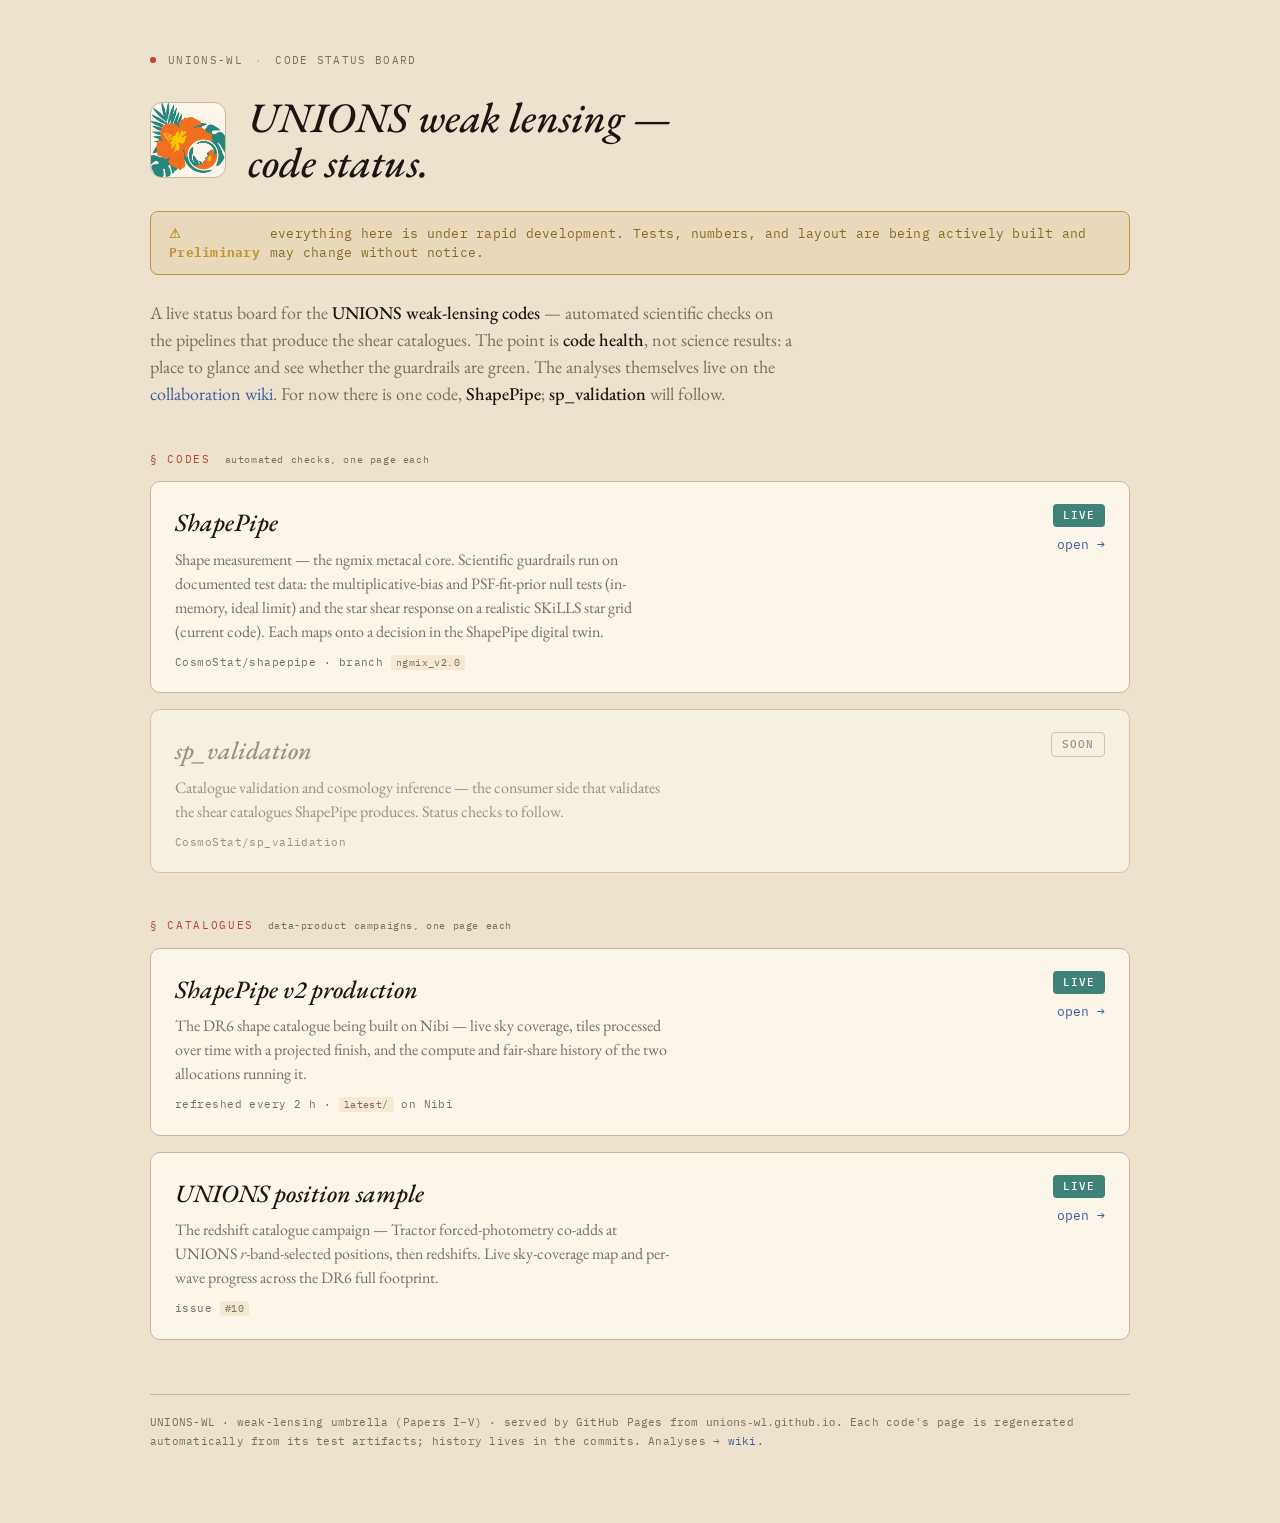
<file: index.html>
<!doctype html>
<html lang="en">
<head>
<meta charset="utf-8">
<meta name="viewport" content="width=device-width, initial-scale=1">
<title>UNIONS Weak Lensing — code status</title>
<link rel="preconnect" href="https://fonts.googleapis.com">
<link rel="preconnect" href="https://fonts.gstatic.com" crossorigin>
<link href="https://fonts.googleapis.com/css2?family=EB+Garamond:ital,wght@0,400;0,500;0,600;1,400;1,500&family=IBM+Plex+Mono:wght@400;500&display=swap" rel="stylesheet">
<style>
  :root{
    --parchment:#EDE2CE; --rag:#FBF6E9; --ink:#1B1611; --ink-muted:#7A6F5C;
    --cinnabar:#BC4538; --teal:#3F8278; --cobalt:#3D5BA0; --ochre:#C49333;
    --rule:#C5B89E; --tooth:rgba(197,184,158,0.45);
    --serif:'EB Garamond',Georgia,serif;
    --mono:'IBM Plex Mono','JetBrains Mono',ui-monospace,monospace;
  }
  html,body{ margin:0; padding:0; }
  body{ background:var(--parchment); color:var(--ink); font-family:var(--serif);
    font-size:18px; line-height:1.5; -webkit-font-smoothing:antialiased; }
  .page{ max-width:980px; margin:0 auto; padding:52px 32px 72px; }
  a{ color:var(--cobalt); text-decoration:none; }
  a:hover{ text-decoration:underline; }

  .stamp{ font-family:var(--mono); font-size:11px; letter-spacing:.12em;
    text-transform:uppercase; color:var(--ink-muted); margin-bottom:26px;
    display:flex; gap:12px; align-items:center; flex-wrap:wrap; }
  .stamp .dot{ width:6px; height:6px; border-radius:50%; background:var(--cinnabar); }
  .stamp .sep{ color:var(--rule); }

  .masthead{ display:flex; gap:22px; align-items:center; }
  .masthead img{ width:74px; height:74px; border-radius:12px;
    border:1px solid var(--rule); background:var(--rag); }
  h1{ font-family:var(--serif); font-style:italic; font-weight:500;
    font-size:42px; line-height:1.08; margin:0; }

  .disclaimer{ margin:26px 0 0; padding:12px 18px; border-radius:8px;
    background:rgba(196,147,51,0.12); border:1px solid var(--ochre);
    color:#8a6a1f; font-family:var(--mono); font-size:12.5px; letter-spacing:.02em;
    display:flex; gap:10px; align-items:baseline; }
  .disclaimer b{ color:var(--ochre); }

  .lede{ color:var(--ink-muted); font-size:18px; margin:24px 0 0; max-width:72ch; }
  .lede b{ color:var(--ink); font-weight:500; }

  section{ margin-top:44px; }
  .section-mark{ font-family:var(--mono); font-size:11px; letter-spacing:.15em;
    text-transform:uppercase; color:var(--cinnabar); margin-bottom:14px;
    display:flex; gap:14px; align-items:baseline; }
  .section-mark .note{ color:var(--ink-muted); font-size:10px; letter-spacing:.06em;
    text-transform:none; }

  .row{ display:grid; grid-template-columns:1fr; gap:16px; }
  .entry{ background:var(--rag); border:1px solid var(--rule); border-radius:10px;
    padding:22px 24px; display:flex; gap:22px; align-items:flex-start;
    transition:border-color .15s; }
  a.entry:hover{ border-color:var(--cobalt); text-decoration:none; }
  .entry .body{ flex:1; }
  .entry h2{ font-family:var(--serif); font-style:italic; font-weight:500;
    font-size:25px; margin:0 0 6px; color:var(--ink); }
  .entry p{ margin:0; color:var(--ink-muted); font-size:16px; max-width:62ch; }
  .entry .meta{ font-family:var(--mono); font-size:11px; color:var(--ink-muted);
    letter-spacing:.04em; margin-top:10px; }
  .entry .meta code{ font-family:var(--mono); font-size:.92em;
    background:rgba(196,147,51,0.13); padding:1px 5px; border-radius:2px; }

  .status{ display:flex; flex-direction:column; align-items:flex-end; gap:8px;
    min-width:110px; }
  .badge{ color:#fff; font-family:var(--mono); font-weight:500; font-size:11px;
    line-height:1; padding:6px 10px; border-radius:4px; letter-spacing:.08em; }
  .b-live{ background:var(--teal); } .b-soon{ background:transparent;
    color:var(--ink-muted); border:1px solid var(--rule); }
  .arrow{ font-family:var(--mono); font-size:13px; color:var(--cobalt); }
  .entry.soon{ opacity:.7; } .entry.soon h2{ color:var(--ink-muted); }

  footer{ margin-top:54px; border-top:1px solid var(--rule); padding-top:18px;
    color:var(--ink-muted); font-family:var(--mono); font-size:11px;
    line-height:1.7; letter-spacing:.02em; }
  footer a{ color:var(--cobalt); }
</style>
</head>
<body>
<main class="page">

  <div class="stamp">
    <span class="dot"></span><span>UNIONS-WL</span>
    <span class="sep">·</span><span>code status board</span>
  </div>

  <div class="masthead">
    <img src="logo.png" alt="UNIONS-WL logo">
    <h1>UNIONS weak lensing &mdash;<br>code status.</h1>
  </div>

  <div class="disclaimer">
    <b>&#9888; Preliminary</b>
    <span>everything here is under rapid development. Tests, numbers, and layout are
    being actively built and may change without notice.</span>
  </div>

  <p class="lede">A live status board for the <b>UNIONS weak-lensing codes</b> &mdash;
  automated scientific checks on the pipelines that produce the shear catalogues.
  The point is <b>code health</b>, not science results: a place to glance and see
  whether the guardrails are green. The analyses themselves live on the
  <a href="https://unions.skysurvey.cc" target="_blank" rel="noopener">collaboration wiki</a>.
  For now there is one code, <b>ShapePipe</b>; <b>sp_validation</b> will follow.</p>

  <section>
    <div class="section-mark">
      <span>&sect; Codes</span>
      <span class="note">automated checks, one page each</span>
    </div>
    <div class="row">
      <a class="entry" href="shapepipe/status.html">
        <div class="body">
          <h2>ShapePipe</h2>
          <p>Shape measurement &mdash; the ngmix metacal core. Scientific guardrails
          run on documented test data: the multiplicative-bias and PSF-fit-prior
          null tests (in-memory, ideal limit) and the star shear response on a
          realistic SKiLLS star grid (current code). Each maps onto a decision in
          the ShapePipe digital twin.</p>
          <div class="meta">CosmoStat/shapepipe &middot; branch <code>ngmix_v2.0</code></div>
        </div>
        <div class="status">
          <span class="badge b-live">LIVE</span>
          <span class="arrow">open &rarr;</span>
        </div>
      </a>
      <div class="entry soon">
        <div class="body">
          <h2>sp_validation</h2>
          <p>Catalogue validation and cosmology inference &mdash; the consumer side
          that validates the shear catalogues ShapePipe produces. Status checks to
          follow.</p>
          <div class="meta">CosmoStat/sp_validation</div>
        </div>
        <div class="status"><span class="badge b-soon">SOON</span></div>
      </div>
    </div>
  </section>

  <section>
    <div class="section-mark">
      <span>&sect; Catalogues</span>
      <span class="note">data-product campaigns, one page each</span>
    </div>
    <div class="row">
      <a class="entry" href="production/status.html">
        <div class="body">
          <h2>ShapePipe v2 production</h2>
          <p>The DR6 shape catalogue being built on Nibi &mdash; live sky coverage,
          tiles processed over time with a projected finish, and the compute and
          fair-share history of the two allocations running it.</p>
          <div class="meta">refreshed every 2 h &middot; <code>latest/</code> on Nibi</div>
        </div>
        <div class="status">
          <span class="badge b-live">LIVE</span>
          <span class="arrow">open &rarr;</span>
        </div>
      </a>
      <a class="entry" href="catalogue/status.html">
        <div class="body">
          <h2>UNIONS position sample</h2>
          <p>The redshift catalogue campaign &mdash; Tractor forced-photometry
          co-adds at UNIONS <i>r</i>-band-selected positions, then redshifts.
          Live sky-coverage map and per-wave progress across the DR6 full
          footprint.</p>
          <div class="meta">issue <code>#10</code></div>
        </div>
        <div class="status">
          <span class="badge b-live">LIVE</span>
          <span class="arrow">open &rarr;</span>
        </div>
      </a>
    </div>
  </section>

  <footer>
    UNIONS-WL &middot; weak-lensing umbrella (Papers I&ndash;V) &middot; served by
    GitHub Pages from <code>unions-wl.github.io</code>. Each code's page is
    regenerated automatically from its test artifacts; history lives in the commits.
    Analyses &rarr; <a href="https://unions.skysurvey.cc" target="_blank" rel="noopener">wiki</a>.
  </footer>

</main>
</body>
</html>
</file>
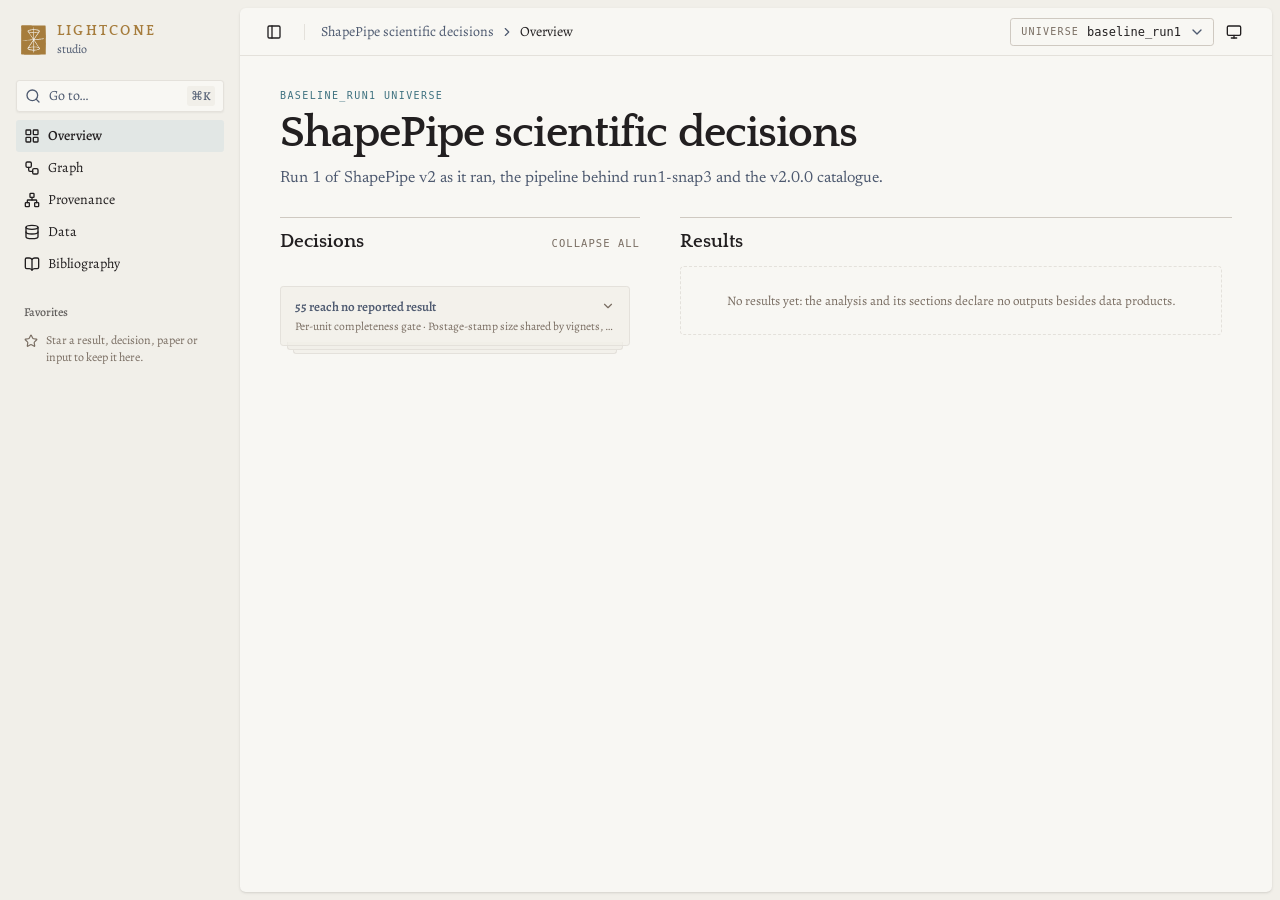
<file: shapepipe/studio/index.html>
<!doctype html>
<html lang="en" class="lightcone-brand" data-lightcone-color-scheme="light" data-astra-color-scheme="light">
  <head>
    <meta name="robots" content="noindex, nofollow">
    <meta charset="UTF-8" />
    <meta name="viewport" content="width=device-width, initial-scale=1.0" />
    <title>Lightcone studio</title>
    <link rel="icon" type="image/svg+xml" href="./assets/lightcone-mark-cOkXkQRK.svg" />
    <script>
      // Set the scheme before first paint, so a dark page never flashes light.
      (function () {
        var pref = null;
        try { pref = localStorage.getItem("astra-studio:scheme"); } catch (e) {}
        var dark = pref ? pref === "dark" : matchMedia("(prefers-color-scheme: dark)").matches;
        var s = dark ? "dark" : "light", r = document.documentElement;
        r.dataset.lightconeColorScheme = s;
        r.dataset.astraColorScheme = s;
        if (dark) r.classList.add("dark");
      })();
    </script>
    <script type="module" crossorigin src="./assets/index-baWPgTlR.js"></script>
    <link rel="stylesheet" crossorigin href="./assets/index-DimcTWDo.css">
  </head>
  <body>
    <div id="root"></div>
  </body>
</html>
</file>
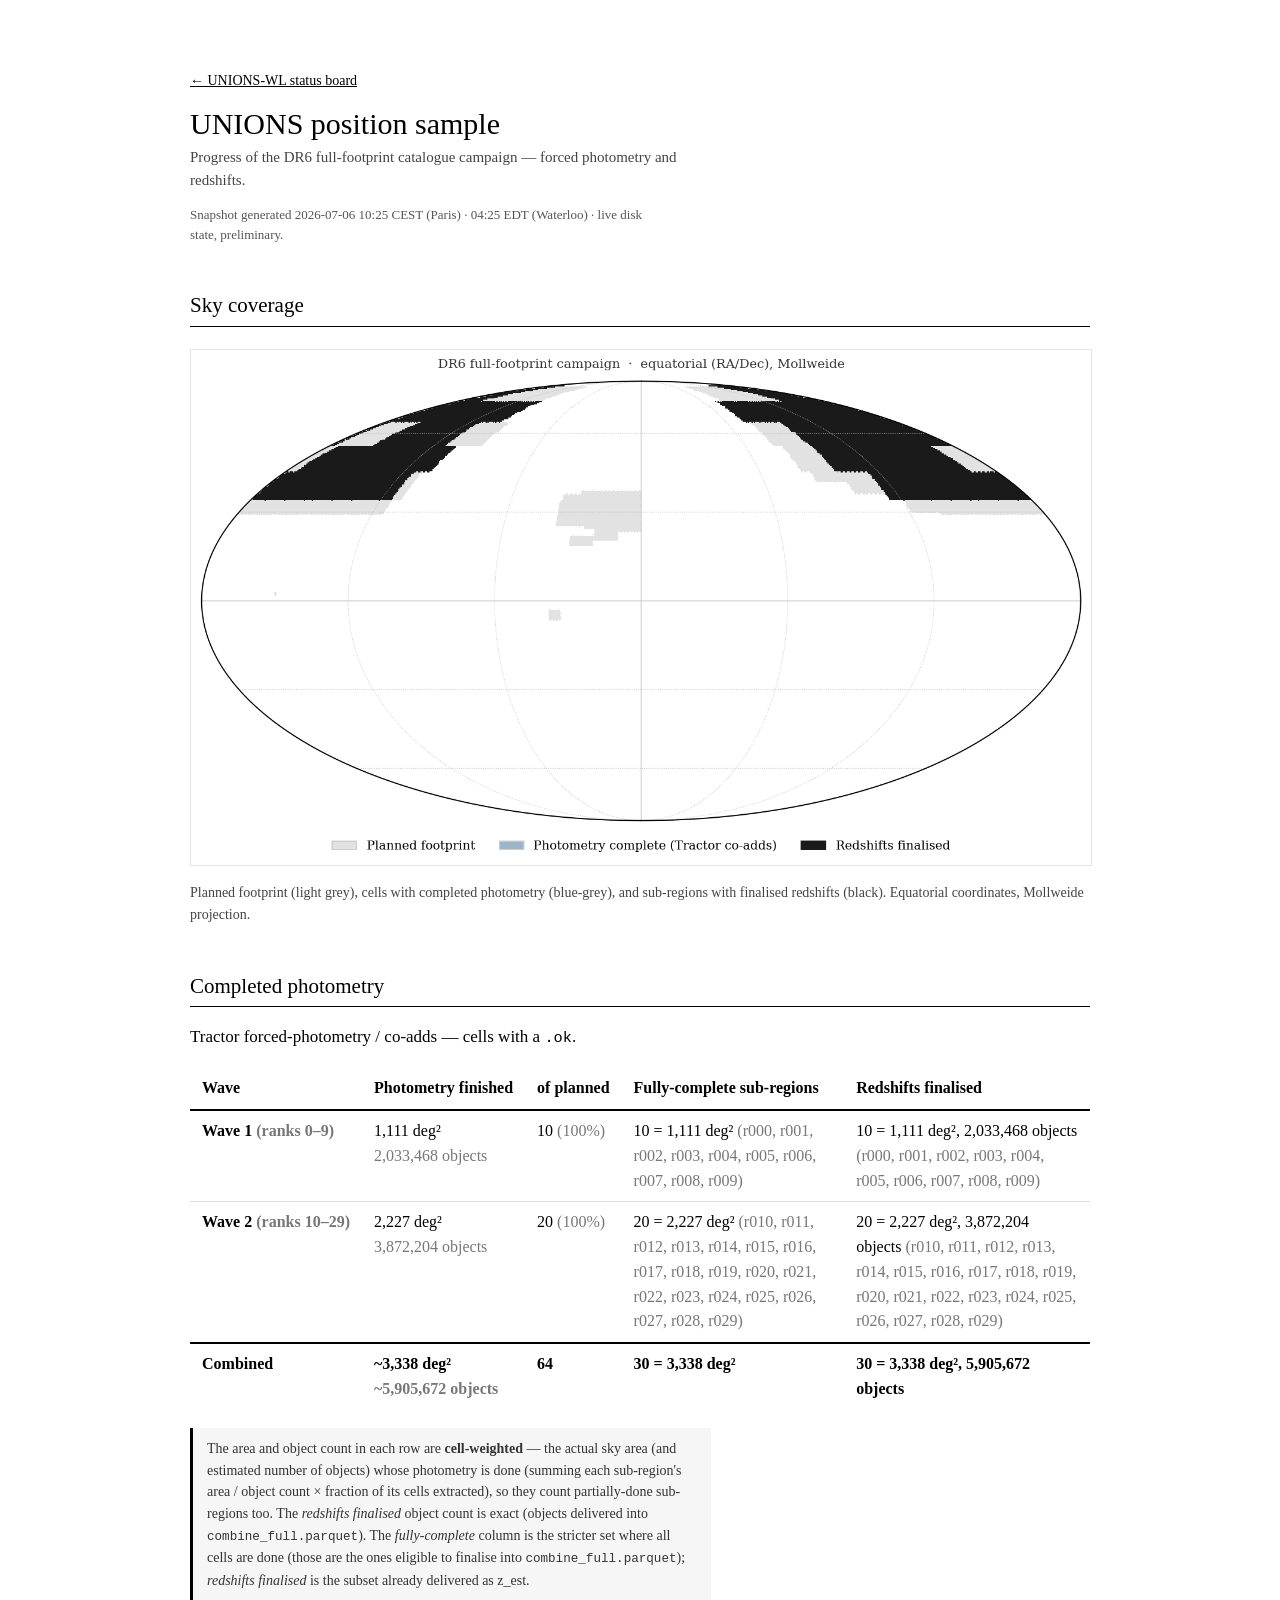
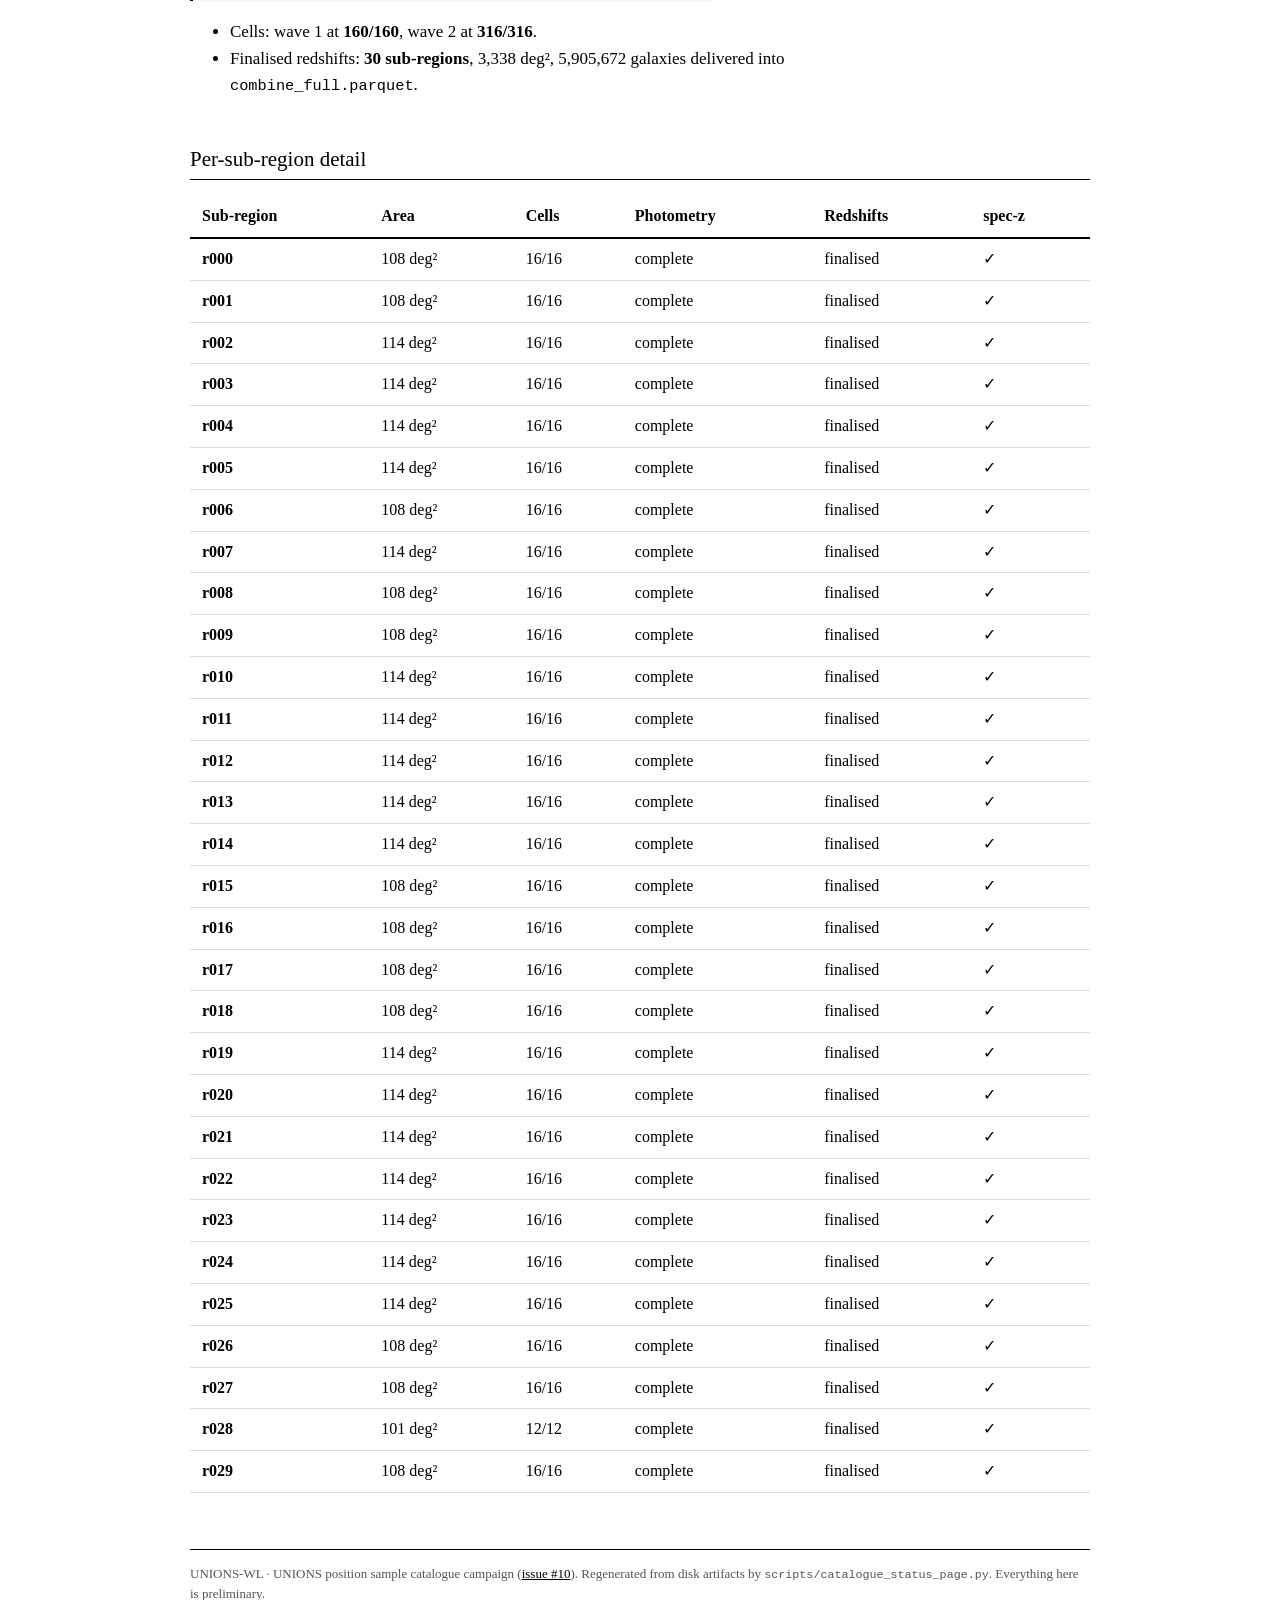
<file: catalogue/status.html>
<!doctype html>
<html lang="en">
<head>
<meta charset="utf-8">
<meta name="viewport" content="width=device-width, initial-scale=1">
<title>UNIONS position sample &mdash; catalogue progress</title>
<style>
  html,body{ margin:0; padding:0; background:#ffffff; color:#000000; }
  body{ font-family:Georgia,'Times New Roman',serif; font-size:17px;
    line-height:1.55; -webkit-font-smoothing:antialiased; }
  .page{ max-width:900px; margin:0 auto; padding:56px 28px 80px; }
  a{ color:#000; text-decoration:underline; }
  h1{ font-size:30px; font-weight:normal; margin:0 0 4px; line-height:1.2; }
  h2{ font-size:21px; font-weight:normal; margin:44px 0 12px;
    border-bottom:1px solid #000; padding-bottom:4px; }
  .sub{ color:#444; font-size:15px; margin:0 0 8px; }
  .stamp{ font-size:13px; color:#555; margin-bottom:28px; }
  .note{ font-size:14px; color:#333; background:#f6f6f6;
    border-left:3px solid #000; padding:10px 14px; margin:18px 0; }
  p{ max-width:70ch; }
  table{ border-collapse:collapse; width:100%; margin:16px 0; font-size:16px; }
  th,td{ text-align:left; padding:8px 12px; border-bottom:1px solid #ddd;
    vertical-align:top; }
  thead th{ border-bottom:2px solid #000; font-weight:bold; }
  tfoot td{ border-top:2px solid #000; border-bottom:none; font-weight:bold; }
  td.num, th.num{ white-space:nowrap; }
  td.lab{ font-weight:bold; white-space:nowrap; }
  .dim{ color:#777; }
  figure{ margin:22px 0; }
  figure img{ width:100%; height:auto; border:1px solid #e5e5e5; }
  figcaption{ font-size:14px; color:#444; margin-top:8px; }
  ul{ max-width:70ch; }
  code{ font-family:'Courier New',monospace; font-size:.9em; }
  footer{ margin-top:56px; border-top:1px solid #000; padding-top:14px;
    font-size:13px; color:#555; }
  .back{ font-size:14px; }
</style>
</head>
<body>
<main class="page">

  <p class="back"><a href="../index.html">&larr; UNIONS-WL status board</a></p>

  <h1>UNIONS position sample</h1>
  <p class="sub">Progress of the DR6 full-footprint catalogue campaign &mdash;
  forced photometry and redshifts.</p>
  <p class="stamp">Snapshot generated 2026-07-06 10:25 CEST (Paris) &middot; 04:25 EDT (Waterloo) &middot; live disk state, preliminary.</p>

  <h2>Sky coverage</h2>
  <figure>
    <img src="footprint.png?v=d50598a5" alt="Mollweide sky map of the DR6 campaign footprint">
    <figcaption>Planned footprint (light grey), cells with completed photometry
    (blue-grey), and sub-regions with finalised redshifts (black). Equatorial
    coordinates, Mollweide projection.</figcaption>
  </figure>

  <h2>Completed photometry</h2>
  <p>Tractor forced-photometry / co-adds &mdash; cells with a <code>.ok</code>.</p>
  <table>
    <thead>
      <tr><th>Wave</th><th class="num">Photometry finished</th>
      <th class="num">of planned</th><th>Fully-complete sub-regions</th>
      <th>Redshifts finalised</th></tr>
    </thead>
    <tbody>
      <tr>
        <td class="lab">Wave&nbsp;1 <span class='dim'>(ranks 0&ndash;9)</span></td>
        <td class="num">1,111 deg&sup2;<br>
          <span class="dim">2,033,468 objects</span></td>
        <td class="num">10 <span class="dim">(100%)</span></td>
        <td>10 = 1,111 deg&sup2; <span class="dim">(r000, r001, r002, r003, r004, r005, r006, r007, r008, r009)</span></td>
        <td>10 = 1,111 deg&sup2;, 2,033,468 objects <span class="dim">(r000, r001, r002, r003, r004, r005, r006, r007, r008, r009)</span></td>
      </tr>
      <tr>
        <td class="lab">Wave&nbsp;2 <span class='dim'>(ranks 10&ndash;29)</span></td>
        <td class="num">2,227 deg&sup2;<br>
          <span class="dim">3,872,204 objects</span></td>
        <td class="num">20 <span class="dim">(100%)</span></td>
        <td>20 = 2,227 deg&sup2; <span class="dim">(r010, r011, r012, r013, r014, r015, r016, r017, r018, r019, r020, r021, r022, r023, r024, r025, r026, r027, r028, r029)</span></td>
        <td>20 = 2,227 deg&sup2;, 3,872,204 objects <span class="dim">(r010, r011, r012, r013, r014, r015, r016, r017, r018, r019, r020, r021, r022, r023, r024, r025, r026, r027, r028, r029)</span></td>
      </tr>
    </tbody>
    <tfoot>
      <tr><td class="lab">Combined</td>
        <td class="num">~3,338 deg&sup2;<br>
          <span class="dim">~5,905,672 objects</span></td>
        <td class="num">64</td>
        <td>30 = 3,338 deg&sup2;</td>
        <td>30 = 3,338 deg&sup2;, 5,905,672 objects</td></tr>
    </tfoot>
  </table>
  <p class="note">The area and object count in each row are <b>cell-weighted</b>
  &mdash; the actual sky area (and estimated number of objects) whose photometry
  is done (summing each sub-region's area / object count &times; fraction of its
  cells extracted), so they count partially-done sub-regions too. The
  <i>redshifts finalised</i> object count is exact (objects delivered into
  <code>combine_full.parquet</code>). The <i>fully-complete</i> column is the
  stricter set where all cells are done
  (those are the ones eligible to finalise into <code>combine_full.parquet</code>);
  <i>redshifts finalised</i> is the subset already delivered as z_est.</p>
  <ul>
    <li>Cells: wave&nbsp;1 at <b>160/160</b>,
    wave&nbsp;2 at <b>316/316</b>.</li>
    <li>Finalised redshifts: <b>30 sub-regions</b>,
    3,338&nbsp;deg&sup2;, 5,905,672 galaxies delivered into
    <code>combine_full.parquet</code>.</li>
  </ul>

  <h2>Per-sub-region detail</h2>
  <table>
    <thead>
      <tr><th>Sub-region</th><th class="num">Area</th><th class="num">Cells</th>
      <th class="num">Photometry</th><th class="num">Redshifts</th><th class="num">spec-z</th></tr>
    </thead>
    <tbody>
      <tr><td class="lab">r000</td><td class="num">108 deg&sup2;</td><td class="num">16/16</td><td class="num">complete</td><td class="num">finalised</td><td class="num">&#10003;</td></tr>
      <tr><td class="lab">r001</td><td class="num">108 deg&sup2;</td><td class="num">16/16</td><td class="num">complete</td><td class="num">finalised</td><td class="num">&#10003;</td></tr>
      <tr><td class="lab">r002</td><td class="num">114 deg&sup2;</td><td class="num">16/16</td><td class="num">complete</td><td class="num">finalised</td><td class="num">&#10003;</td></tr>
      <tr><td class="lab">r003</td><td class="num">114 deg&sup2;</td><td class="num">16/16</td><td class="num">complete</td><td class="num">finalised</td><td class="num">&#10003;</td></tr>
      <tr><td class="lab">r004</td><td class="num">114 deg&sup2;</td><td class="num">16/16</td><td class="num">complete</td><td class="num">finalised</td><td class="num">&#10003;</td></tr>
      <tr><td class="lab">r005</td><td class="num">114 deg&sup2;</td><td class="num">16/16</td><td class="num">complete</td><td class="num">finalised</td><td class="num">&#10003;</td></tr>
      <tr><td class="lab">r006</td><td class="num">108 deg&sup2;</td><td class="num">16/16</td><td class="num">complete</td><td class="num">finalised</td><td class="num">&#10003;</td></tr>
      <tr><td class="lab">r007</td><td class="num">114 deg&sup2;</td><td class="num">16/16</td><td class="num">complete</td><td class="num">finalised</td><td class="num">&#10003;</td></tr>
      <tr><td class="lab">r008</td><td class="num">108 deg&sup2;</td><td class="num">16/16</td><td class="num">complete</td><td class="num">finalised</td><td class="num">&#10003;</td></tr>
      <tr><td class="lab">r009</td><td class="num">108 deg&sup2;</td><td class="num">16/16</td><td class="num">complete</td><td class="num">finalised</td><td class="num">&#10003;</td></tr>
      <tr><td class="lab">r010</td><td class="num">114 deg&sup2;</td><td class="num">16/16</td><td class="num">complete</td><td class="num">finalised</td><td class="num">&#10003;</td></tr>
      <tr><td class="lab">r011</td><td class="num">114 deg&sup2;</td><td class="num">16/16</td><td class="num">complete</td><td class="num">finalised</td><td class="num">&#10003;</td></tr>
      <tr><td class="lab">r012</td><td class="num">114 deg&sup2;</td><td class="num">16/16</td><td class="num">complete</td><td class="num">finalised</td><td class="num">&#10003;</td></tr>
      <tr><td class="lab">r013</td><td class="num">114 deg&sup2;</td><td class="num">16/16</td><td class="num">complete</td><td class="num">finalised</td><td class="num">&#10003;</td></tr>
      <tr><td class="lab">r014</td><td class="num">114 deg&sup2;</td><td class="num">16/16</td><td class="num">complete</td><td class="num">finalised</td><td class="num">&#10003;</td></tr>
      <tr><td class="lab">r015</td><td class="num">108 deg&sup2;</td><td class="num">16/16</td><td class="num">complete</td><td class="num">finalised</td><td class="num">&#10003;</td></tr>
      <tr><td class="lab">r016</td><td class="num">108 deg&sup2;</td><td class="num">16/16</td><td class="num">complete</td><td class="num">finalised</td><td class="num">&#10003;</td></tr>
      <tr><td class="lab">r017</td><td class="num">108 deg&sup2;</td><td class="num">16/16</td><td class="num">complete</td><td class="num">finalised</td><td class="num">&#10003;</td></tr>
      <tr><td class="lab">r018</td><td class="num">108 deg&sup2;</td><td class="num">16/16</td><td class="num">complete</td><td class="num">finalised</td><td class="num">&#10003;</td></tr>
      <tr><td class="lab">r019</td><td class="num">114 deg&sup2;</td><td class="num">16/16</td><td class="num">complete</td><td class="num">finalised</td><td class="num">&#10003;</td></tr>
      <tr><td class="lab">r020</td><td class="num">114 deg&sup2;</td><td class="num">16/16</td><td class="num">complete</td><td class="num">finalised</td><td class="num">&#10003;</td></tr>
      <tr><td class="lab">r021</td><td class="num">114 deg&sup2;</td><td class="num">16/16</td><td class="num">complete</td><td class="num">finalised</td><td class="num">&#10003;</td></tr>
      <tr><td class="lab">r022</td><td class="num">114 deg&sup2;</td><td class="num">16/16</td><td class="num">complete</td><td class="num">finalised</td><td class="num">&#10003;</td></tr>
      <tr><td class="lab">r023</td><td class="num">114 deg&sup2;</td><td class="num">16/16</td><td class="num">complete</td><td class="num">finalised</td><td class="num">&#10003;</td></tr>
      <tr><td class="lab">r024</td><td class="num">114 deg&sup2;</td><td class="num">16/16</td><td class="num">complete</td><td class="num">finalised</td><td class="num">&#10003;</td></tr>
      <tr><td class="lab">r025</td><td class="num">114 deg&sup2;</td><td class="num">16/16</td><td class="num">complete</td><td class="num">finalised</td><td class="num">&#10003;</td></tr>
      <tr><td class="lab">r026</td><td class="num">108 deg&sup2;</td><td class="num">16/16</td><td class="num">complete</td><td class="num">finalised</td><td class="num">&#10003;</td></tr>
      <tr><td class="lab">r027</td><td class="num">108 deg&sup2;</td><td class="num">16/16</td><td class="num">complete</td><td class="num">finalised</td><td class="num">&#10003;</td></tr>
      <tr><td class="lab">r028</td><td class="num">101 deg&sup2;</td><td class="num">12/12</td><td class="num">complete</td><td class="num">finalised</td><td class="num">&#10003;</td></tr>
      <tr><td class="lab">r029</td><td class="num">108 deg&sup2;</td><td class="num">16/16</td><td class="num">complete</td><td class="num">finalised</td><td class="num">&#10003;</td></tr>
    </tbody>
  </table>

  <footer>
    UNIONS-WL &middot; UNIONS position sample catalogue campaign
    (<a href="https://github.com/UNIONS-WL/spherex/issues/10">issue&nbsp;#10</a>).
    Regenerated from disk artifacts by
    <code>scripts/catalogue_status_page.py</code>. Everything here is preliminary.
  </footer>

</main>
</body>
</html>
</file>
